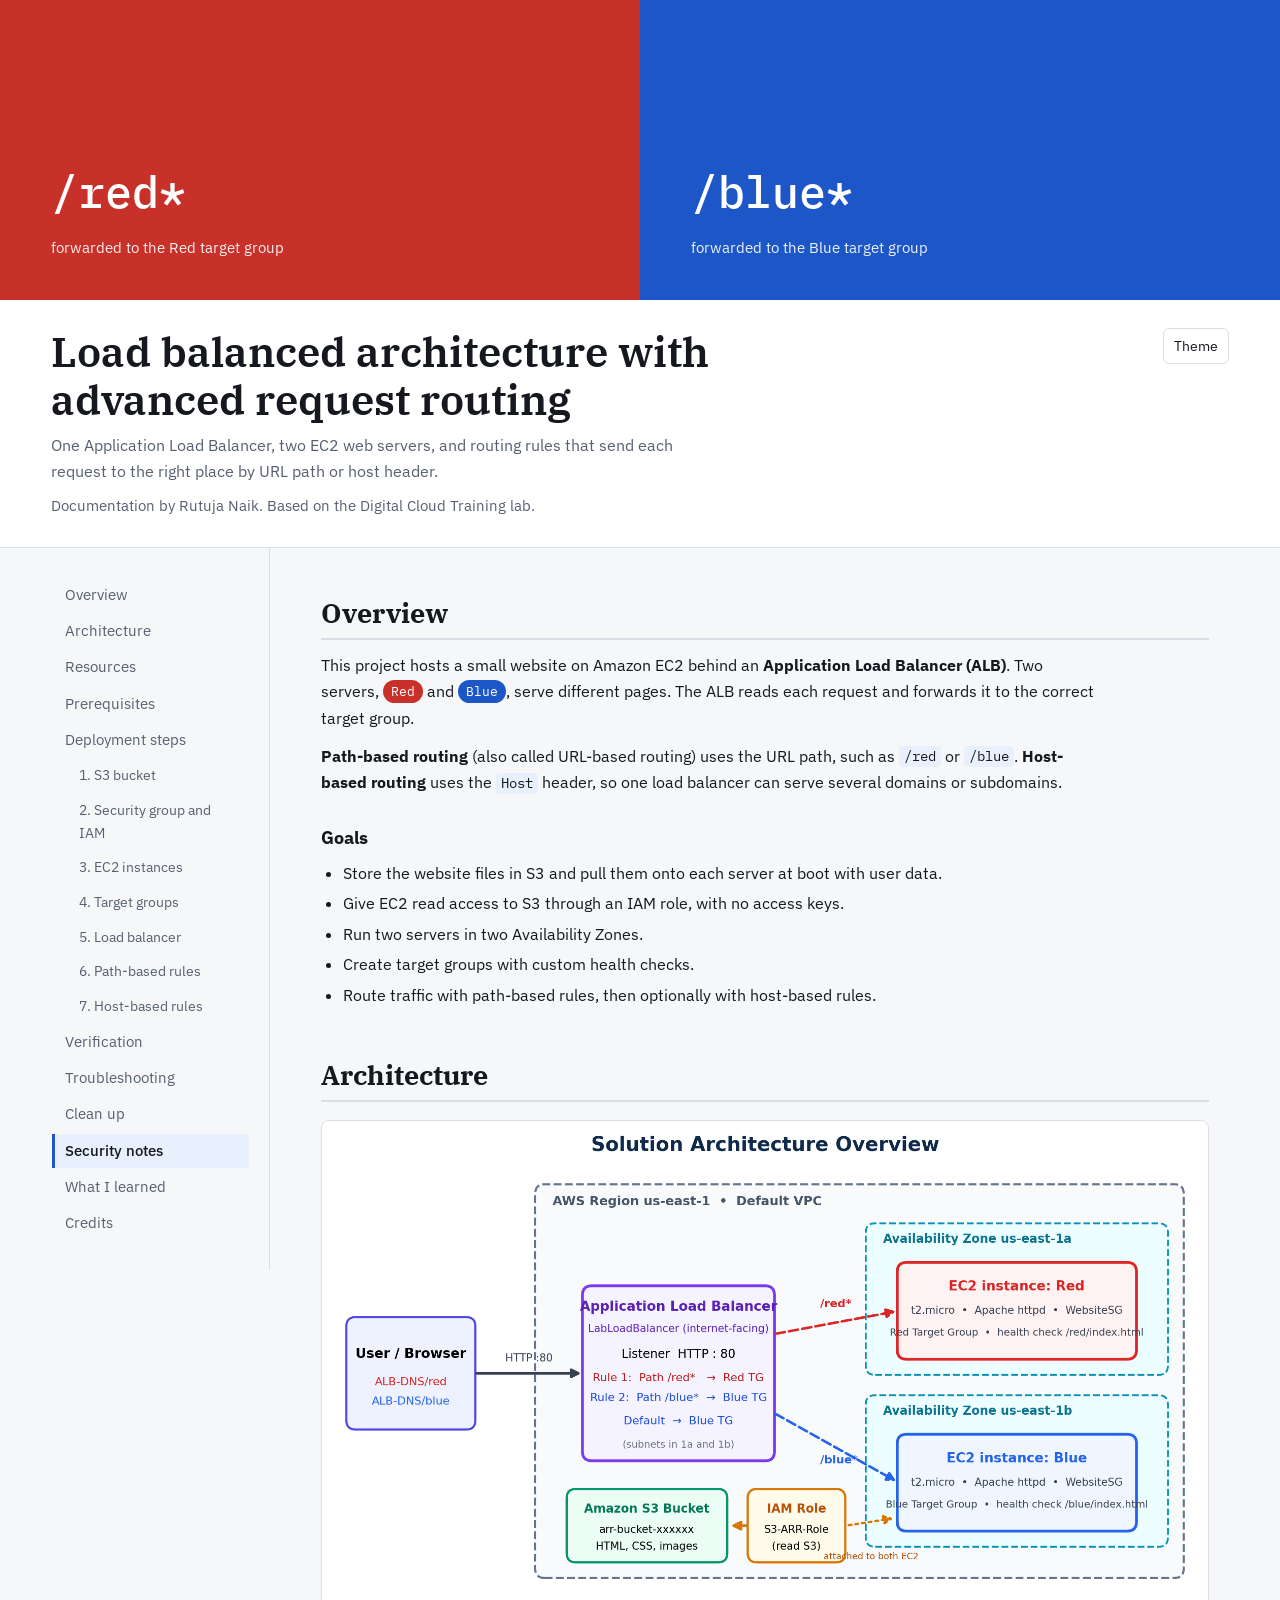
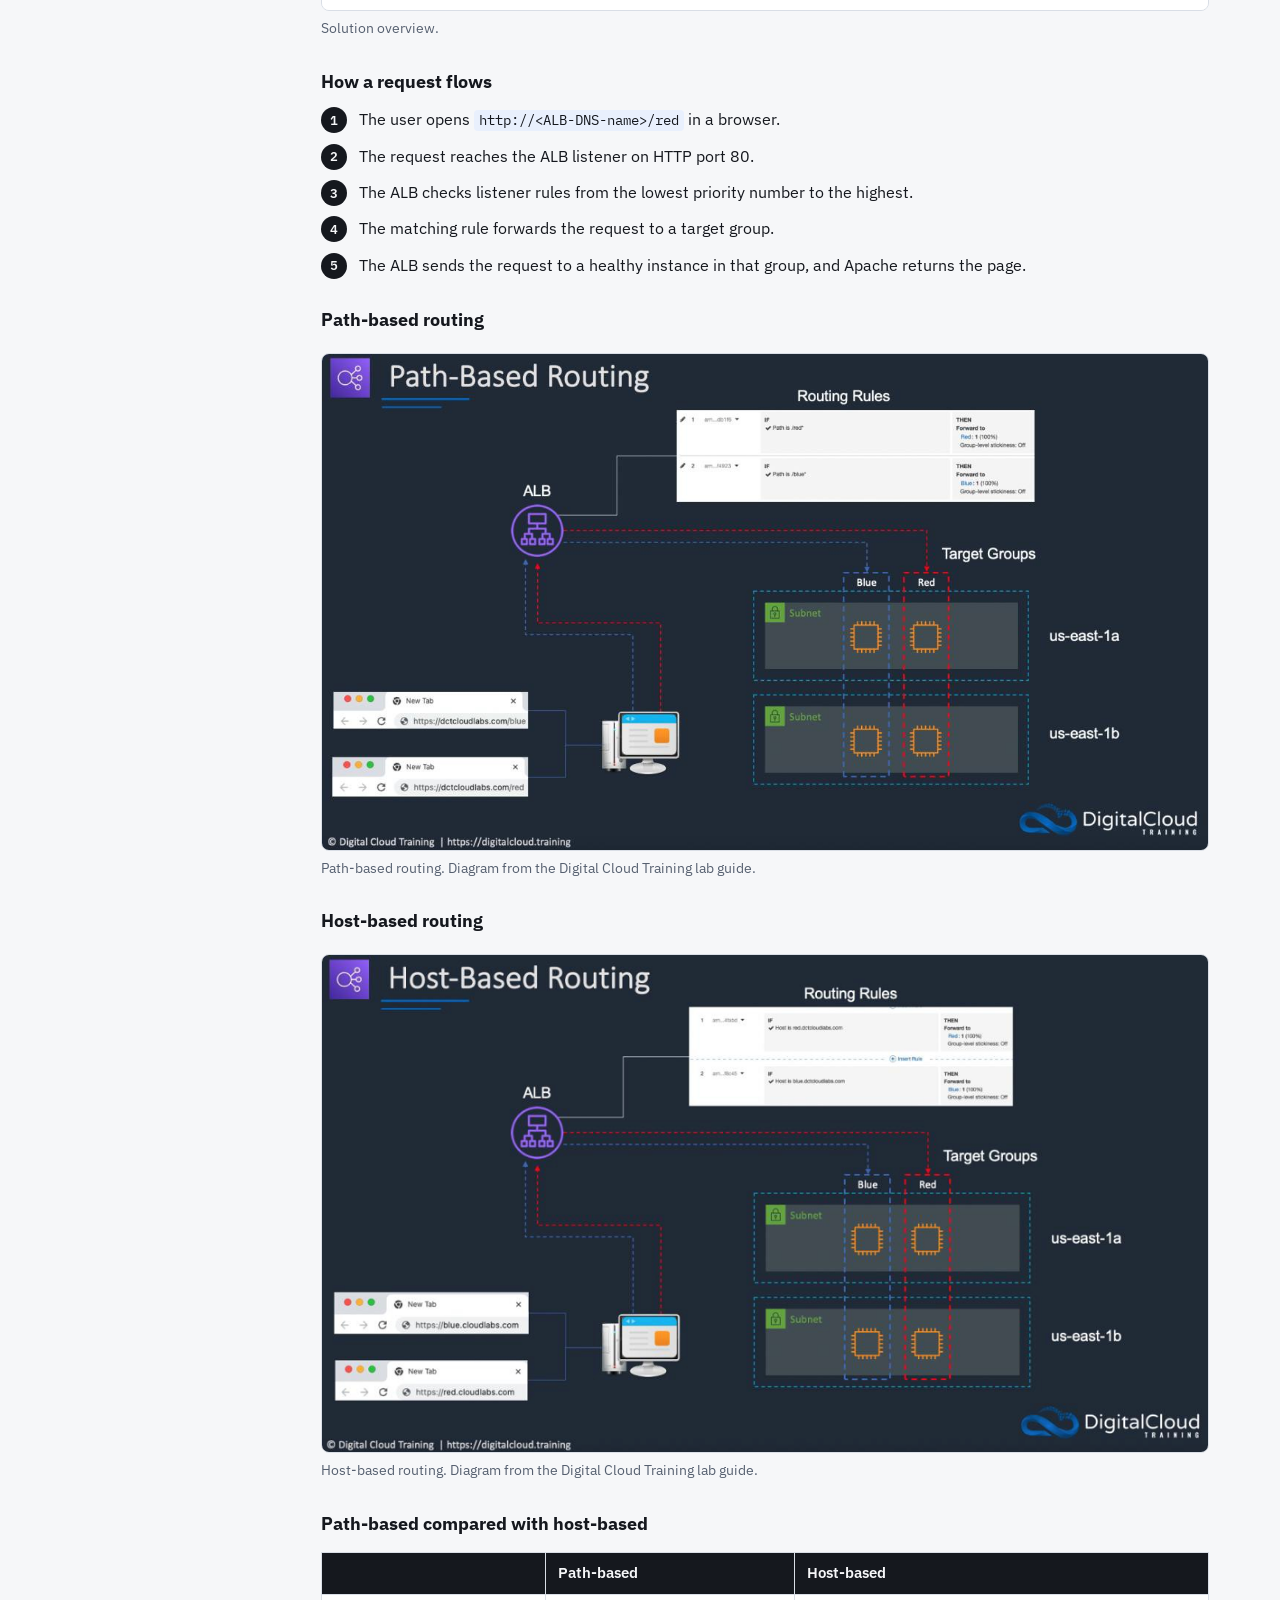
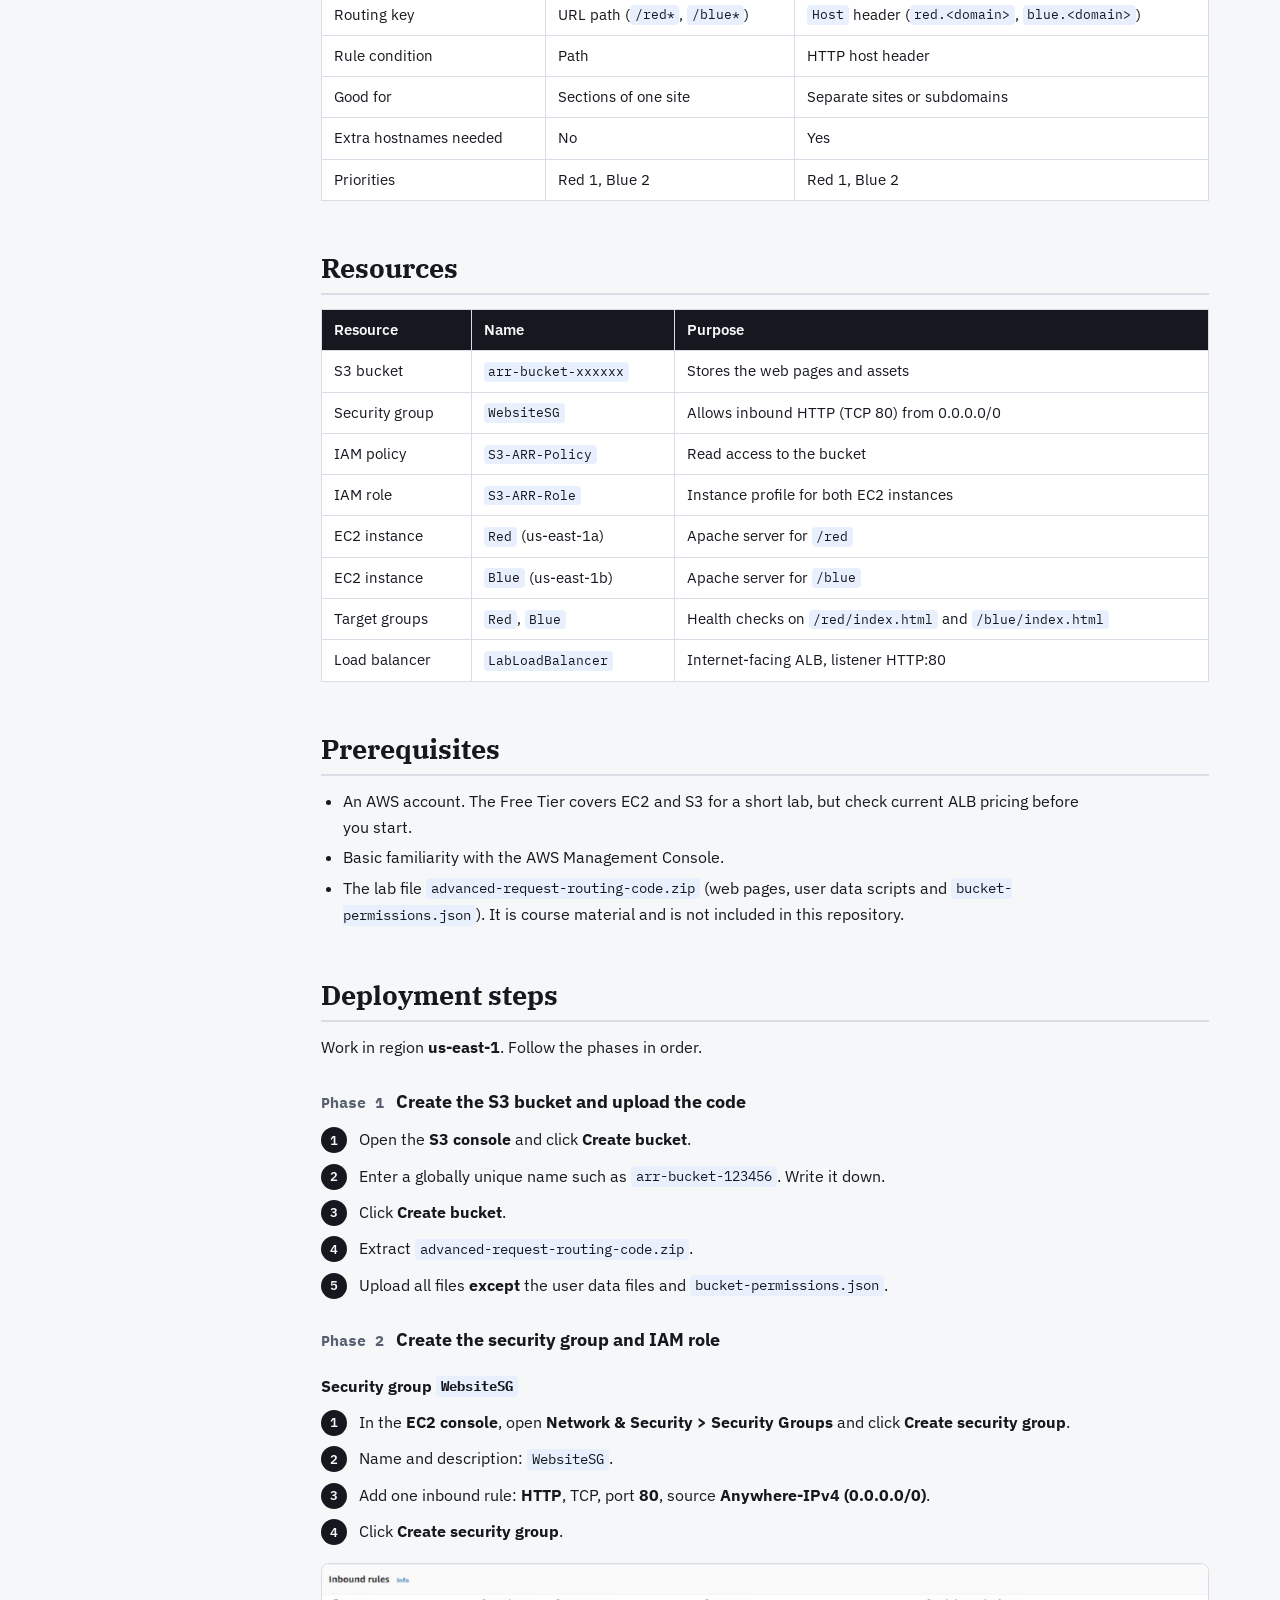
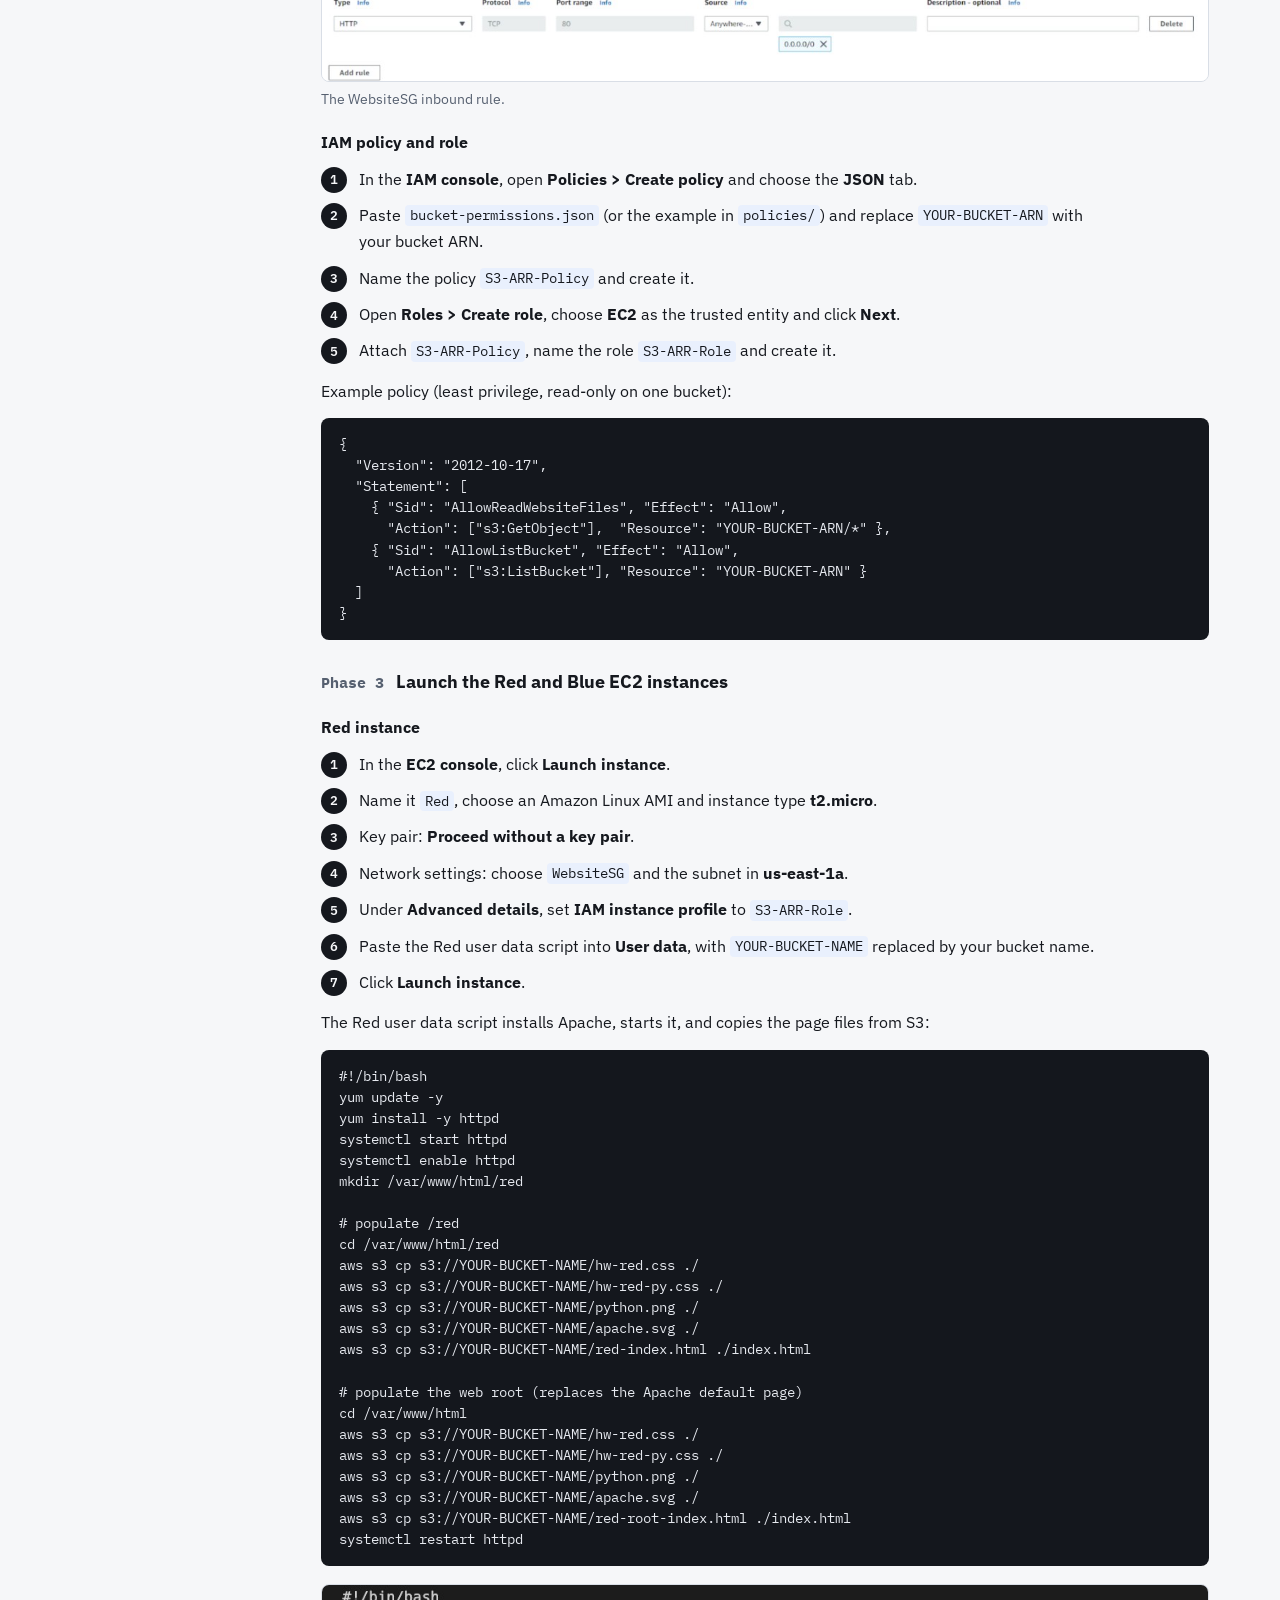
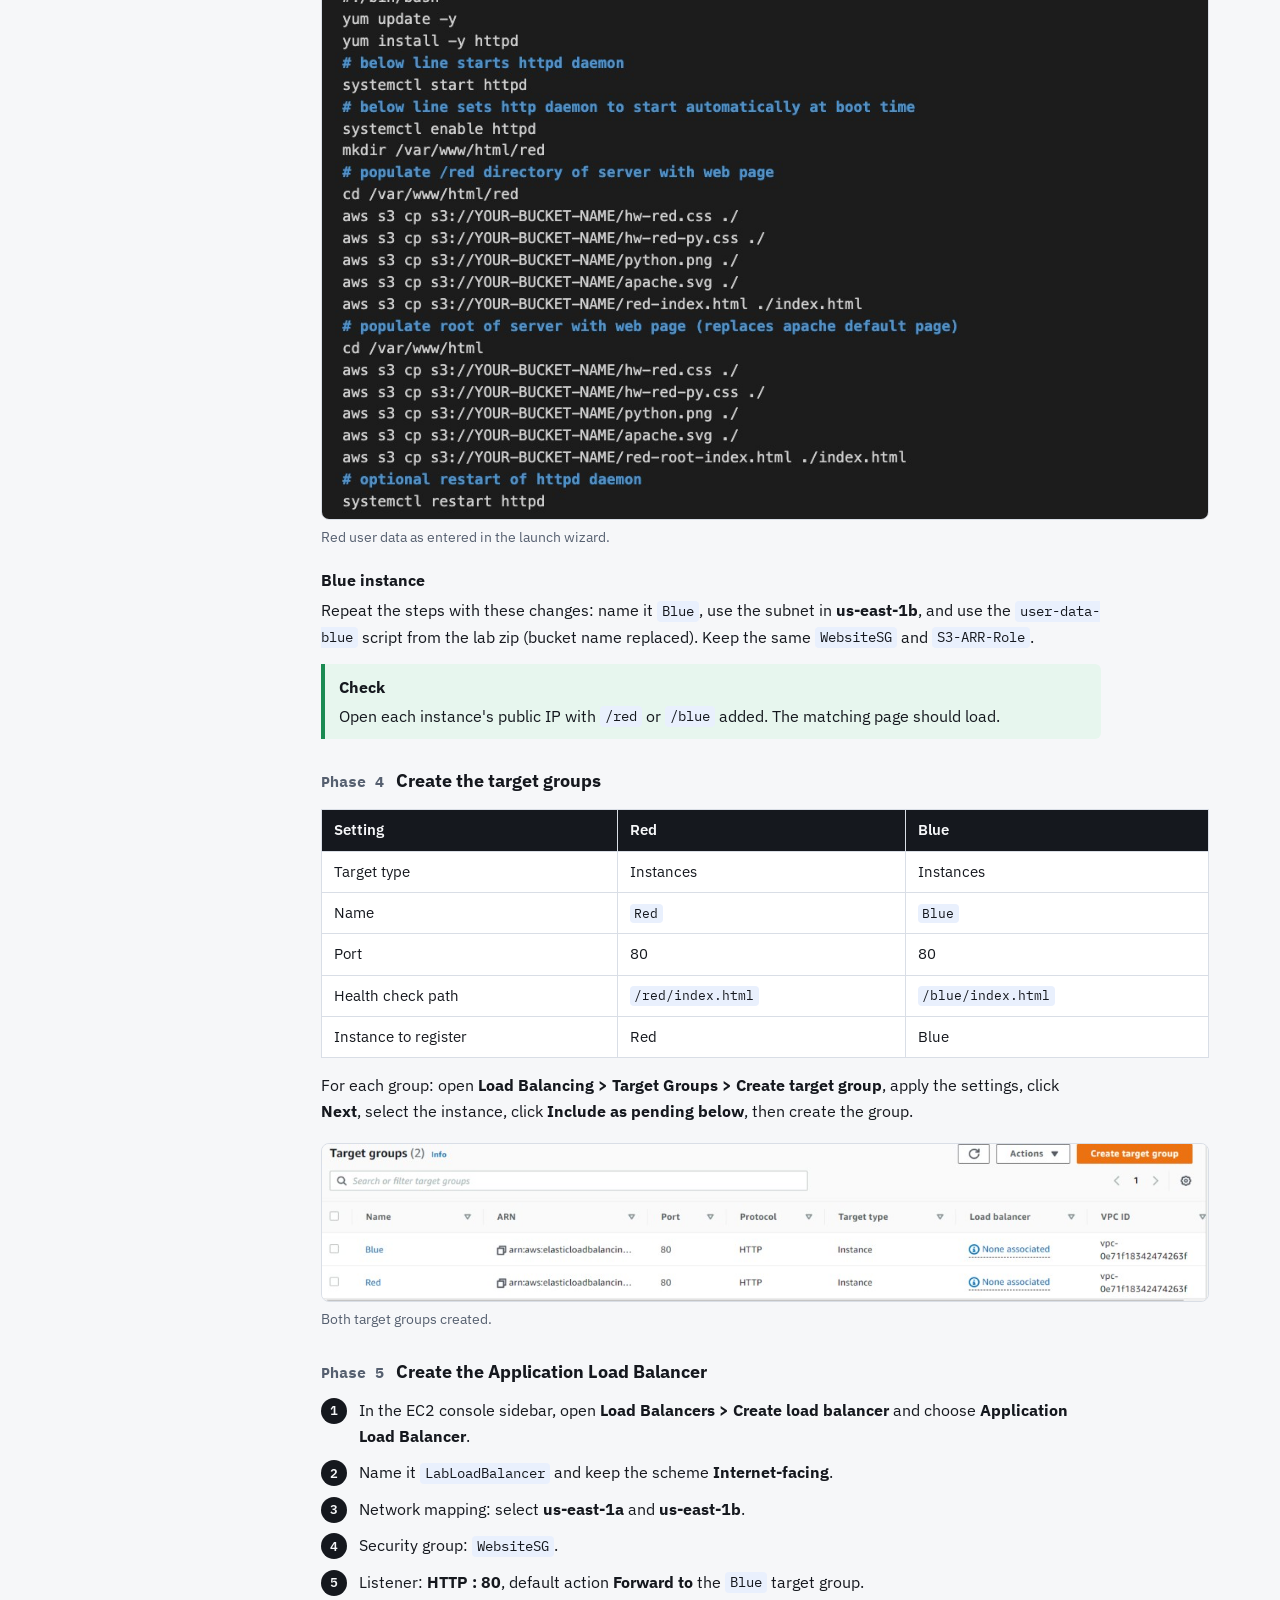
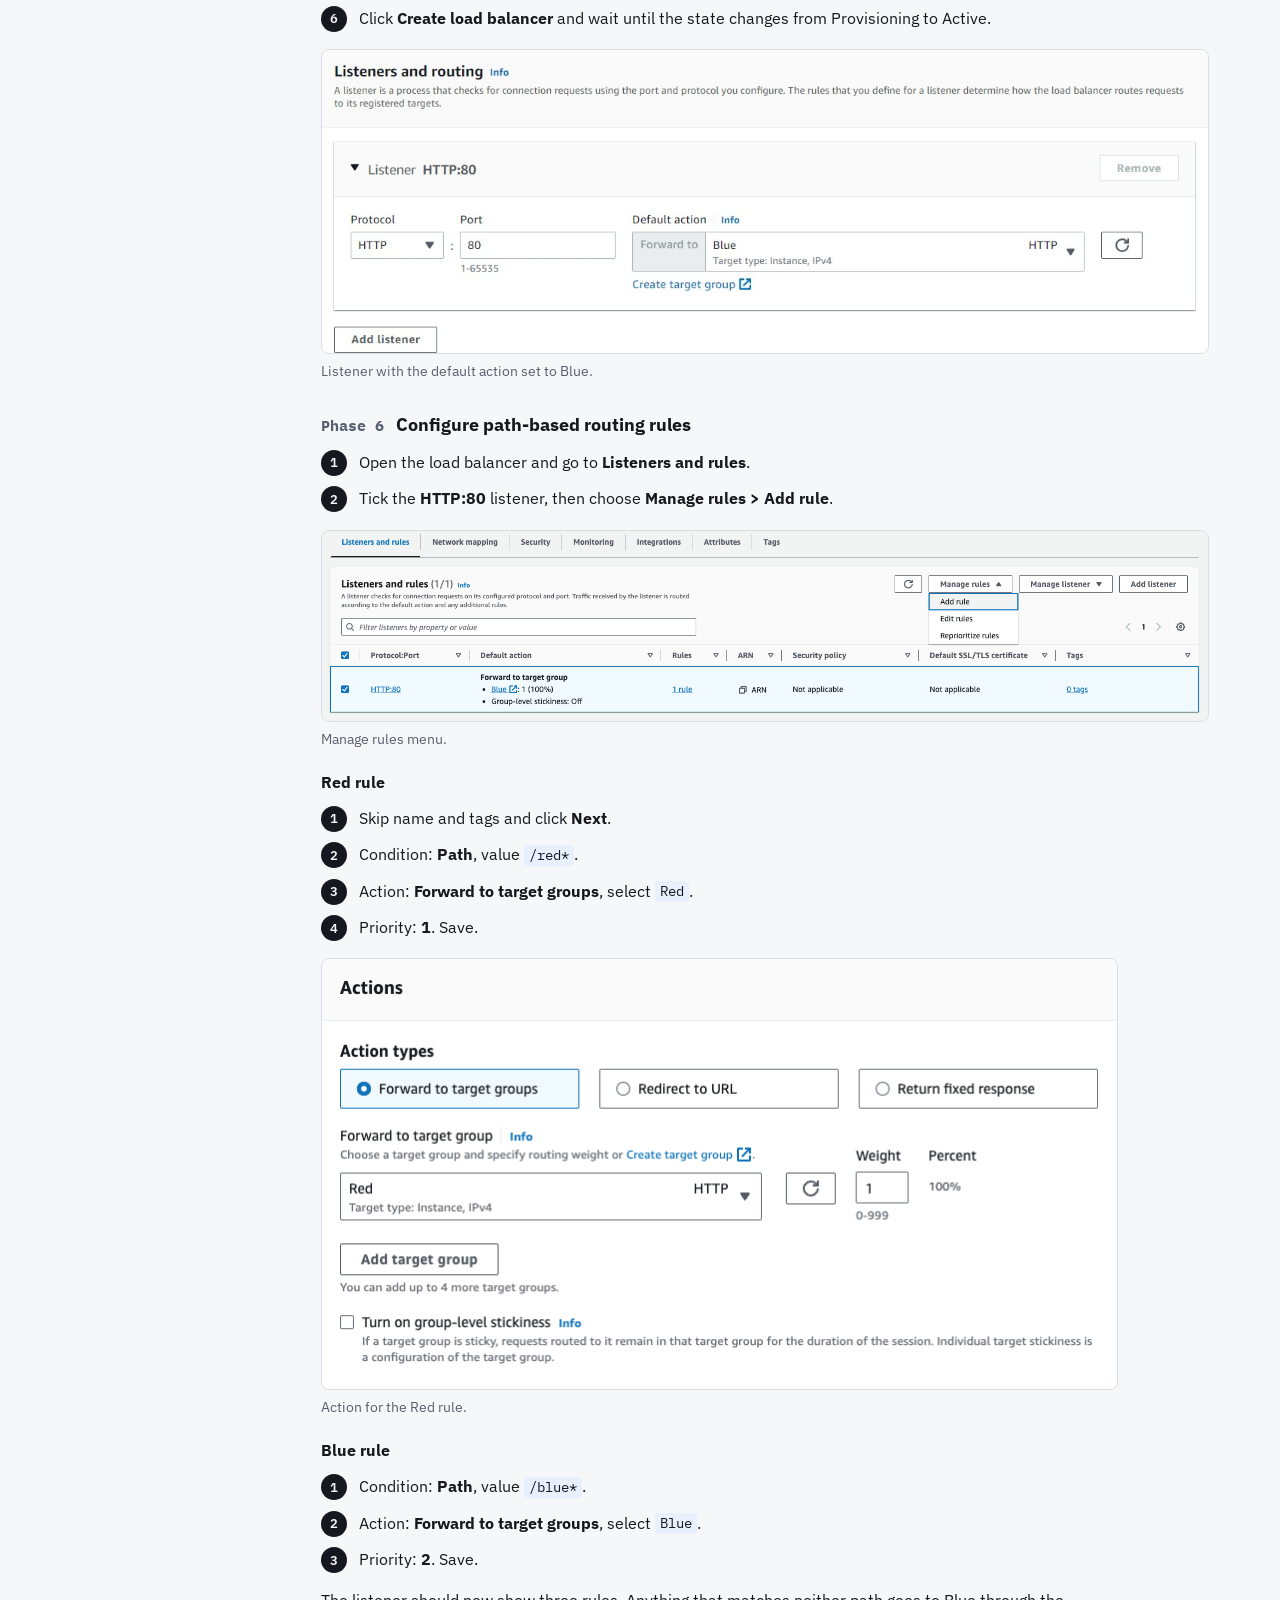
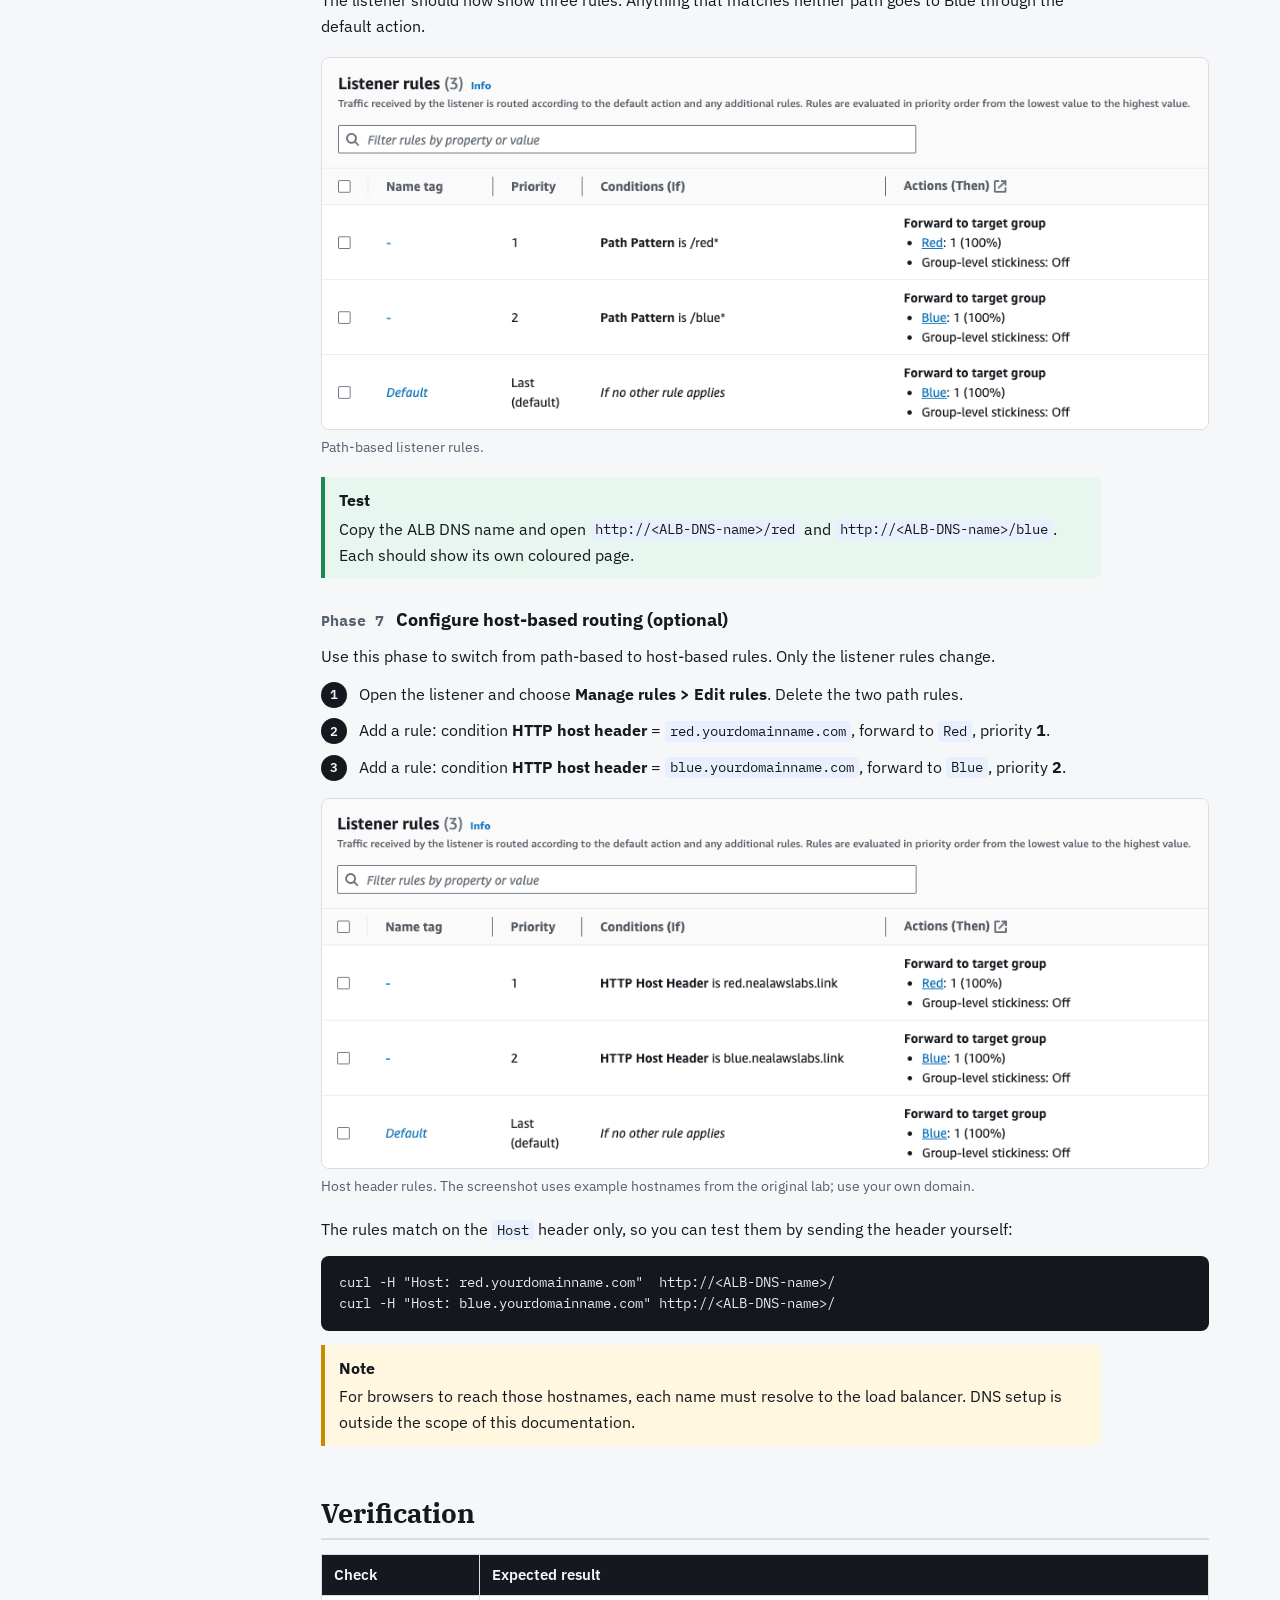
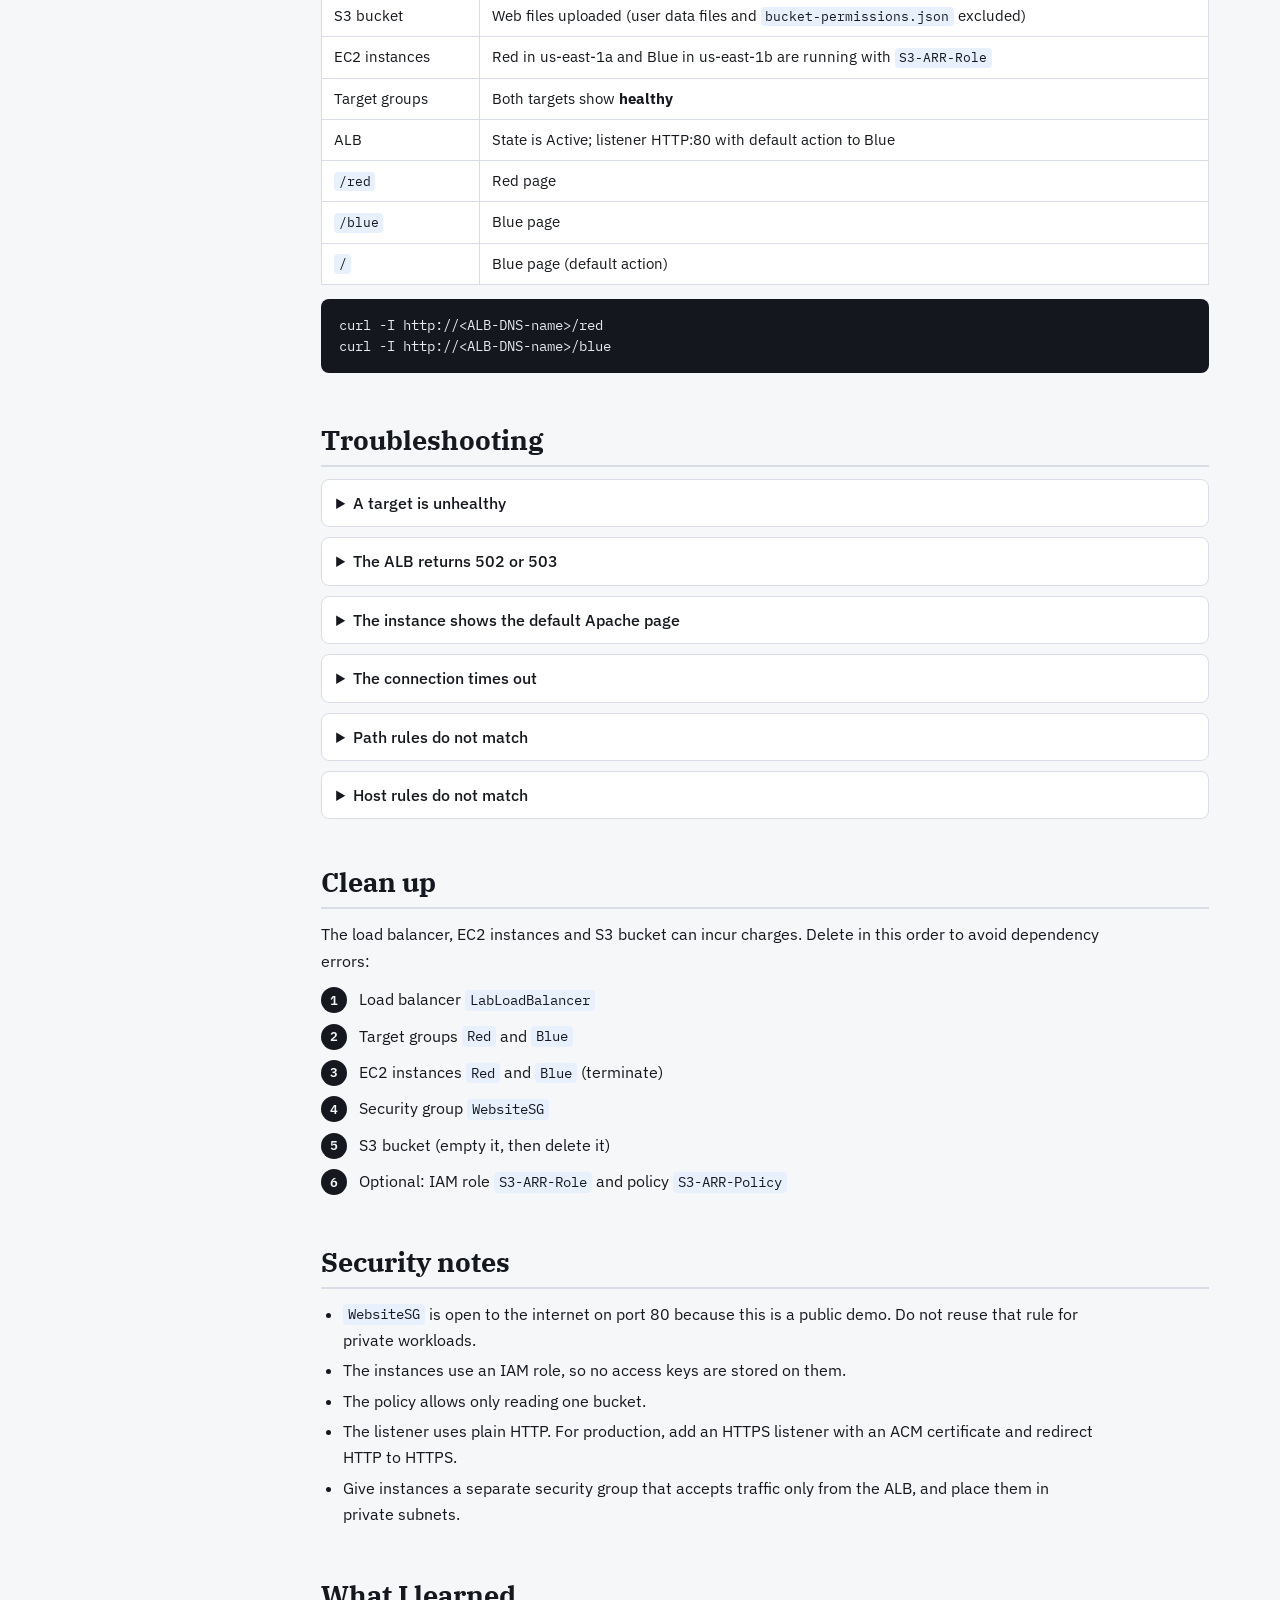
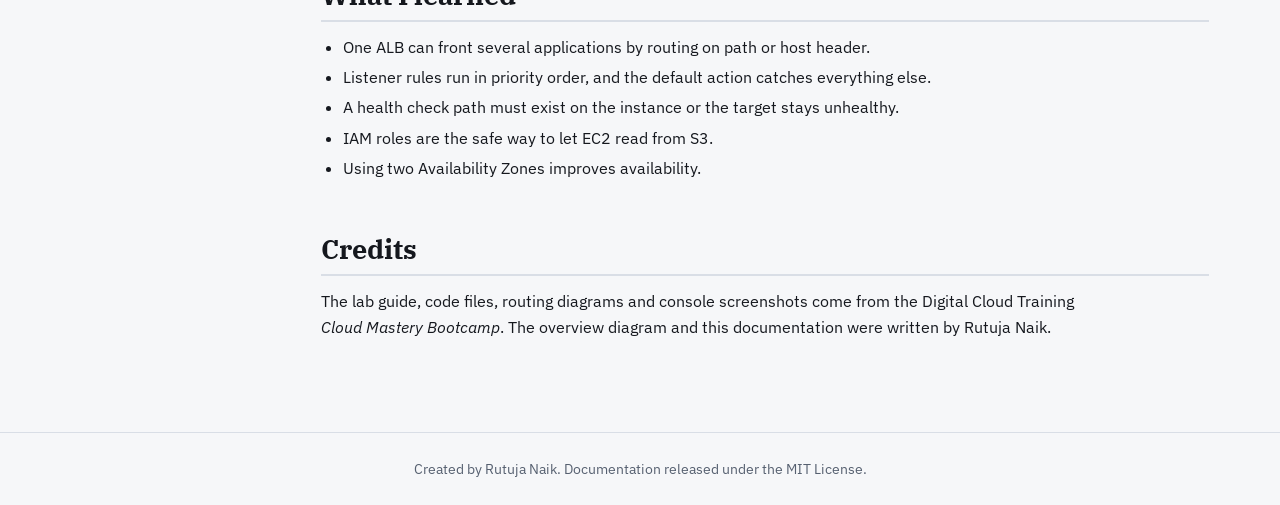
<file: docs/index.html>
<!DOCTYPE html>
<html lang="en">
<head>
<meta charset="utf-8">
<meta name="viewport" content="width=device-width, initial-scale=1">
<title>Load Balanced Architecture with Advanced Request Routing | AWS project documentation</title>
<meta name="description" content="Step-by-step documentation for an AWS project using an Application Load Balancer with path-based and host-based routing, EC2, S3 and IAM.">
<meta name="author" content="Rutuja Naik">
<link rel="preconnect" href="https://fonts.googleapis.com">
<link rel="preconnect" href="https://fonts.gstatic.com" crossorigin>
<link href="https://fonts.googleapis.com/css2?family=IBM+Plex+Mono:wght@400;500&family=IBM+Plex+Sans:wght@400;500;600&family=IBM+Plex+Serif:wght@500;600&display=swap" rel="stylesheet">
<style>
:root{
  --paper:#f6f7f9; --card:#ffffff; --ink:#15181e; --muted:#566070; --line:#d9dee6;
  --red:#c8302a; --red-soft:#fdeceb; --blue:#1d57c7; --blue-soft:#e9f0fd;
  --code-bg:#14171d; --code-ink:#e6e9ef; --note:#fff7e0; --note-line:#c98a00; --ok:#e7f6ee; --ok-line:#1b8a52;
  --sans:"IBM Plex Sans",system-ui,-apple-system,"Segoe UI",Roboto,Arial,sans-serif;
  --serif:"IBM Plex Serif",Georgia,"Times New Roman",serif;
  --mono:"IBM Plex Mono",ui-monospace,SFMono-Regular,Menlo,Consolas,monospace;
}
@media (prefers-color-scheme:dark){
  :root:not([data-theme="light"]){
    --paper:#0f1217; --card:#171b22; --ink:#e8ebf0; --muted:#9aa5b5; --line:#2a313c;
    --red:#ff6a5f; --red-soft:#2b1816; --blue:#6ea0ff; --blue-soft:#14203a;
    --code-bg:#0a0c10; --note:#2a2412; --note-line:#e0a63a; --ok:#10261b; --ok-line:#47c887;
  }
}
:root[data-theme="dark"]{
  --paper:#0f1217; --card:#171b22; --ink:#e8ebf0; --muted:#9aa5b5; --line:#2a313c;
  --red:#ff6a5f; --red-soft:#2b1816; --blue:#6ea0ff; --blue-soft:#14203a;
  --code-bg:#0a0c10; --note:#2a2412; --note-line:#e0a63a; --ok:#10261b; --ok-line:#47c887;
}
*{box-sizing:border-box}
html{scroll-behavior:smooth;scroll-padding-top:16px}
@media (prefers-reduced-motion:reduce){html{scroll-behavior:auto}}
body{margin:0;background:var(--paper);color:var(--ink);font-family:var(--sans);font-size:16px;line-height:1.65}
a{color:var(--blue)}
a:focus-visible,button:focus-visible,summary:focus-visible{outline:3px solid var(--blue);outline-offset:2px;border-radius:3px}
code{font-family:var(--mono);font-size:.88em;background:var(--blue-soft);padding:.1em .35em;border-radius:4px}
pre{background:var(--code-bg);color:var(--code-ink);padding:16px 18px;border-radius:8px;overflow-x:auto;font-family:var(--mono);font-size:.85rem;line-height:1.55;margin:14px 0}
pre code{background:none;padding:0;color:inherit;font-size:inherit}

/* hero */
.hero{display:grid;grid-template-columns:1fr 1fr;min-height:300px}
.hero .side{padding:40px clamp(20px,4vw,56px);display:flex;flex-direction:column;justify-content:flex-end;color:#fff}
.hero .red{background:#c8302a}.hero .blue{background:#1d57c7}
.hero .path{font-family:var(--mono);font-size:clamp(1.6rem,4vw,2.8rem);font-weight:500;margin:0}
.hero .to{margin:6px 0 0;font-size:.95rem;opacity:.92}
.titlebar{background:var(--card);border-bottom:1px solid var(--line);padding:28px clamp(20px,4vw,56px)}
.titlebar h1{font-family:var(--serif);font-weight:600;font-size:clamp(1.7rem,3.6vw,2.6rem);line-height:1.15;margin:0 0 8px;max-width:30ch}
.titlebar p{margin:0;color:var(--muted);max-width:68ch}
.titlebar .by{margin-top:10px;font-size:.92rem}
.theme{float:right;background:none;border:1px solid var(--line);color:var(--ink);border-radius:6px;padding:6px 10px;font:inherit;font-size:.85rem;cursor:pointer}

/* layout */
.wrap{display:grid;grid-template-columns:250px minmax(0,1fr);gap:0;max-width:1240px;margin:0 auto}
nav.toc{position:sticky;top:0;align-self:start;max-height:100vh;overflow:auto;padding:28px 20px 28px clamp(16px,3vw,32px);border-right:1px solid var(--line);font-size:.92rem}
nav.toc ol{list-style:none;margin:0;padding:0}
nav.toc li{margin:2px 0}
nav.toc a{display:block;padding:5px 10px;color:var(--muted);text-decoration:none;border-left:3px solid transparent;border-radius:0 4px 4px 0}
nav.toc a:hover{color:var(--ink);background:var(--blue-soft)}
nav.toc a.active{color:var(--ink);border-left-color:var(--blue);background:var(--blue-soft);font-weight:500}
nav.toc .sub a{padding-left:24px;font-size:.86rem}
main{padding:12px clamp(18px,4vw,56px) 80px;min-width:0}
section{padding-top:36px}
h2{font-family:var(--serif);font-size:1.7rem;line-height:1.25;margin:0 0 12px;padding-bottom:8px;border-bottom:2px solid var(--line)}
h3{font-size:1.15rem;margin:26px 0 8px}
h4{font-size:1rem;margin:18px 0 4px}
p{margin:0 0 12px;max-width:78ch}
ul,ol.steps{padding-left:22px;margin:0 0 14px;max-width:78ch}
li{margin:4px 0}
ol.steps{counter-reset:s;list-style:none;padding-left:0}
ol.steps>li{counter-increment:s;position:relative;padding-left:38px;margin:10px 0}
ol.steps>li::before{content:counter(s);position:absolute;left:0;top:1px;width:26px;height:26px;border-radius:50%;background:var(--ink);color:var(--paper);font-size:.8rem;font-weight:600;display:grid;place-items:center}
figure{margin:18px 0}
figure img{max-width:100%;height:auto;border:1px solid var(--line);border-radius:8px;background:#fff;display:block}
figcaption{font-size:.86rem;color:var(--muted);margin-top:6px}
.scroll{overflow-x:auto;margin:14px 0}
table{border-collapse:collapse;width:100%;font-size:.92rem;background:var(--card)}
th,td{border:1px solid var(--line);padding:8px 12px;text-align:left;vertical-align:top}
th{background:var(--ink);color:var(--paper);font-weight:600}
.callout{border-left:4px solid var(--note-line);background:var(--note);padding:10px 14px;border-radius:0 6px 6px 0;margin:14px 0;max-width:78ch}
.callout.ok{border-color:var(--ok-line);background:var(--ok)}
.callout strong:first-child{display:block;margin-bottom:2px}
.tag{display:inline-block;font-family:var(--mono);font-size:.8rem;padding:1px 8px;border-radius:99px;color:#fff;vertical-align:1px}
.tag.red{background:var(--red)}.tag.blue{background:var(--blue)}
.phase{display:flex;align-items:baseline;gap:12px}
.phase .n{font-family:var(--mono);color:var(--muted);font-size:.95rem;white-space:nowrap}
details{border:1px solid var(--line);border-radius:8px;background:var(--card);margin:10px 0}
summary{cursor:pointer;padding:10px 14px;font-weight:500}
details>div{padding:0 14px 8px}
footer{border-top:1px solid var(--line);padding:24px clamp(18px,4vw,56px);color:var(--muted);font-size:.9rem;text-align:center}
.skip{position:absolute;left:-999px}.skip:focus{left:8px;top:8px;background:var(--card);padding:8px 12px;z-index:10}

@media (max-width:860px){
  .wrap{grid-template-columns:1fr}
  nav.toc{position:static;max-height:none;border-right:0;border-bottom:1px solid var(--line);padding:16px}
  nav.toc ol{display:flex;flex-wrap:wrap;gap:4px}
  nav.toc .sub{display:none}
  nav.toc a{border:1px solid var(--line);border-radius:99px;padding:4px 12px}
  .hero{grid-template-columns:1fr;min-height:0}
  .hero .side{padding-top:22px;padding-bottom:22px}
}
@media print{nav.toc,.theme,.hero{display:none}.wrap{display:block}pre{white-space:pre-wrap}}
</style>
</head>
<body>
<a class="skip" href="#overview">Skip to content</a>

<header>
  <div class="hero" aria-hidden="true">
    <div class="side red"><p class="path">/red*</p><p class="to">forwarded to the Red target group</p></div>
    <div class="side blue"><p class="path">/blue*</p><p class="to">forwarded to the Blue target group</p></div>
  </div>
  <div class="titlebar">
    <button class="theme" id="theme" type="button" aria-label="Toggle light and dark theme">Theme</button>
    <h1>Load balanced architecture with advanced request routing</h1>
    <p>One Application Load Balancer, two EC2 web servers, and routing rules that send each request to the right place by URL path or host header.</p>
    <p class="by">Documentation by Rutuja Naik. Based on the Digital Cloud Training lab.</p>
  </div>
</header>

<div class="wrap">
<nav class="toc" aria-label="Table of contents">
<ol>
  <li><a href="#overview">Overview</a></li>
  <li><a href="#architecture">Architecture</a></li>
  <li><a href="#resources">Resources</a></li>
  <li><a href="#prereq">Prerequisites</a></li>
  <li><a href="#deploy">Deployment steps</a></li>
  <li class="sub"><a href="#p1">1. S3 bucket</a></li>
  <li class="sub"><a href="#p2">2. Security group and IAM</a></li>
  <li class="sub"><a href="#p3">3. EC2 instances</a></li>
  <li class="sub"><a href="#p4">4. Target groups</a></li>
  <li class="sub"><a href="#p5">5. Load balancer</a></li>
  <li class="sub"><a href="#p6">6. Path-based rules</a></li>
  <li class="sub"><a href="#p7">7. Host-based rules</a></li>
  <li><a href="#verify">Verification</a></li>
  <li><a href="#troubleshoot">Troubleshooting</a></li>
  <li><a href="#cleanup">Clean up</a></li>
  <li><a href="#security">Security notes</a></li>
  <li><a href="#learned">What I learned</a></li>
  <li><a href="#credits">Credits</a></li>
</ol>
</nav>

<main>
<section id="overview">
  <h2>Overview</h2>
  <p>This project hosts a small website on Amazon EC2 behind an <strong>Application Load Balancer (ALB)</strong>. Two servers, <span class="tag red">Red</span> and <span class="tag blue">Blue</span>, serve different pages. The ALB reads each request and forwards it to the correct target group.</p>
  <p><strong>Path-based routing</strong> (also called URL-based routing) uses the URL path, such as <code>/red</code> or <code>/blue</code>. <strong>Host-based routing</strong> uses the <code>Host</code> header, so one load balancer can serve several domains or subdomains.</p>
  <h3>Goals</h3>
  <ul>
    <li>Store the website files in S3 and pull them onto each server at boot with user data.</li>
    <li>Give EC2 read access to S3 through an IAM role, with no access keys.</li>
    <li>Run two servers in two Availability Zones.</li>
    <li>Create target groups with custom health checks.</li>
    <li>Route traffic with path-based rules, then optionally with host-based rules.</li>
  </ul>
</section>

<section id="architecture">
  <h2>Architecture</h2>
  <figure><img src="images/architecture-overview.png" alt="Solution architecture: a user reaches the Application Load Balancer, which forwards /red* to the Red instance in us-east-1a and /blue* to the Blue instance in us-east-1b. An S3 bucket and an IAM role support the instances." width="1745" height="964"><figcaption>Solution overview.</figcaption></figure>

  <h3>How a request flows</h3>
  <ol class="steps">
    <li>The user opens <code>http://&lt;ALB-DNS-name&gt;/red</code> in a browser.</li>
    <li>The request reaches the ALB listener on HTTP port 80.</li>
    <li>The ALB checks listener rules from the lowest priority number to the highest.</li>
    <li>The matching rule forwards the request to a target group.</li>
    <li>The ALB sends the request to a healthy instance in that group, and Apache returns the page.</li>
  </ol>

  <h3>Path-based routing</h3>
  <figure><img src="images/path-based-routing.png" alt="Diagram of path-based routing: /red goes to the Red target group and /blue goes to the Blue target group across two Availability Zones." width="1203" height="674"><figcaption>Path-based routing. Diagram from the Digital Cloud Training lab guide.</figcaption></figure>

  <h3>Host-based routing</h3>
  <figure><img src="images/host-based-routing.png" alt="Diagram of host-based routing: red and blue subdomains are routed to the Red and Blue target groups." width="981" height="551"><figcaption>Host-based routing. Diagram from the Digital Cloud Training lab guide.</figcaption></figure>

  <h3>Path-based compared with host-based</h3>
  <div class="scroll"><table>
    <thead><tr><th></th><th>Path-based</th><th>Host-based</th></tr></thead>
    <tbody>
      <tr><td>Routing key</td><td>URL path (<code>/red*</code>, <code>/blue*</code>)</td><td><code>Host</code> header (<code>red.&lt;domain&gt;</code>, <code>blue.&lt;domain&gt;</code>)</td></tr>
      <tr><td>Rule condition</td><td>Path</td><td>HTTP host header</td></tr>
      <tr><td>Good for</td><td>Sections of one site</td><td>Separate sites or subdomains</td></tr>
      <tr><td>Extra hostnames needed</td><td>No</td><td>Yes</td></tr>
      <tr><td>Priorities</td><td>Red 1, Blue 2</td><td>Red 1, Blue 2</td></tr>
    </tbody>
  </table></div>
</section>

<section id="resources">
  <h2>Resources</h2>
  <div class="scroll"><table>
    <thead><tr><th>Resource</th><th>Name</th><th>Purpose</th></tr></thead>
    <tbody>
      <tr><td>S3 bucket</td><td><code>arr-bucket-xxxxxx</code></td><td>Stores the web pages and assets</td></tr>
      <tr><td>Security group</td><td><code>WebsiteSG</code></td><td>Allows inbound HTTP (TCP 80) from 0.0.0.0/0</td></tr>
      <tr><td>IAM policy</td><td><code>S3-ARR-Policy</code></td><td>Read access to the bucket</td></tr>
      <tr><td>IAM role</td><td><code>S3-ARR-Role</code></td><td>Instance profile for both EC2 instances</td></tr>
      <tr><td>EC2 instance</td><td><code>Red</code> (us-east-1a)</td><td>Apache server for <code>/red</code></td></tr>
      <tr><td>EC2 instance</td><td><code>Blue</code> (us-east-1b)</td><td>Apache server for <code>/blue</code></td></tr>
      <tr><td>Target groups</td><td><code>Red</code>, <code>Blue</code></td><td>Health checks on <code>/red/index.html</code> and <code>/blue/index.html</code></td></tr>
      <tr><td>Load balancer</td><td><code>LabLoadBalancer</code></td><td>Internet-facing ALB, listener HTTP:80</td></tr>
    </tbody>
  </table></div>
</section>

<section id="prereq">
  <h2>Prerequisites</h2>
  <ul>
    <li>An AWS account. The Free Tier covers EC2 and S3 for a short lab, but check current ALB pricing before you start.</li>
    <li>Basic familiarity with the AWS Management Console.</li>
    <li>The lab file <code>advanced-request-routing-code.zip</code> (web pages, user data scripts and <code>bucket-permissions.json</code>). It is course material and is not included in this repository.</li>
  </ul>
</section>

<section id="deploy">
  <h2>Deployment steps</h2>
  <p>Work in region <strong>us-east-1</strong>. Follow the phases in order.</p>

  <h3 id="p1" class="phase"><span class="n">Phase 1</span> Create the S3 bucket and upload the code</h3>
  <ol class="steps">
    <li>Open the <strong>S3 console</strong> and click <strong>Create bucket</strong>.</li>
    <li>Enter a globally unique name such as <code>arr-bucket-123456</code>. Write it down.</li>
    <li>Click <strong>Create bucket</strong>.</li>
    <li>Extract <code>advanced-request-routing-code.zip</code>.</li>
    <li>Upload all files <strong>except</strong> the user data files and <code>bucket-permissions.json</code>.</li>
  </ol>

  <h3 id="p2" class="phase"><span class="n">Phase 2</span> Create the security group and IAM role</h3>
  <h4>Security group <code>WebsiteSG</code></h4>
  <ol class="steps">
    <li>In the <strong>EC2 console</strong>, open <strong>Network &amp; Security &gt; Security Groups</strong> and click <strong>Create security group</strong>.</li>
    <li>Name and description: <code>WebsiteSG</code>.</li>
    <li>Add one inbound rule: <strong>HTTP</strong>, TCP, port <strong>80</strong>, source <strong>Anywhere-IPv4 (0.0.0.0/0)</strong>.</li>
    <li>Click <strong>Create security group</strong>.</li>
  </ol>
  <figure><img src="images/security-group-rule.png" alt="Security group inbound rule: HTTP, TCP, port 80, source 0.0.0.0/0." width="1247" height="166"><figcaption>The WebsiteSG inbound rule.</figcaption></figure>

  <h4>IAM policy and role</h4>
  <ol class="steps">
    <li>In the <strong>IAM console</strong>, open <strong>Policies &gt; Create policy</strong> and choose the <strong>JSON</strong> tab.</li>
    <li>Paste <code>bucket-permissions.json</code> (or the example in <code>policies/</code>) and replace <code>YOUR-BUCKET-ARN</code> with your bucket ARN.</li>
    <li>Name the policy <code>S3-ARR-Policy</code> and create it.</li>
    <li>Open <strong>Roles &gt; Create role</strong>, choose <strong>EC2</strong> as the trusted entity and click <strong>Next</strong>.</li>
    <li>Attach <code>S3-ARR-Policy</code>, name the role <code>S3-ARR-Role</code> and create it.</li>
  </ol>
  <p>Example policy (least privilege, read-only on one bucket):</p>
<pre><code>{
  "Version": "2012-10-17",
  "Statement": [
    { "Sid": "AllowReadWebsiteFiles", "Effect": "Allow",
      "Action": ["s3:GetObject"],  "Resource": "YOUR-BUCKET-ARN/*" },
    { "Sid": "AllowListBucket", "Effect": "Allow",
      "Action": ["s3:ListBucket"], "Resource": "YOUR-BUCKET-ARN" }
  ]
}</code></pre>

  <h3 id="p3" class="phase"><span class="n">Phase 3</span> Launch the Red and Blue EC2 instances</h3>
  <h4>Red instance</h4>
  <ol class="steps">
    <li>In the <strong>EC2 console</strong>, click <strong>Launch instance</strong>.</li>
    <li>Name it <code>Red</code>, choose an Amazon Linux AMI and instance type <strong>t2.micro</strong>.</li>
    <li>Key pair: <strong>Proceed without a key pair</strong>.</li>
    <li>Network settings: choose <code>WebsiteSG</code> and the subnet in <strong>us-east-1a</strong>.</li>
    <li>Under <strong>Advanced details</strong>, set <strong>IAM instance profile</strong> to <code>S3-ARR-Role</code>.</li>
    <li>Paste the Red user data script into <strong>User data</strong>, with <code>YOUR-BUCKET-NAME</code> replaced by your bucket name.</li>
    <li>Click <strong>Launch instance</strong>.</li>
  </ol>
  <p>The Red user data script installs Apache, starts it, and copies the page files from S3:</p>
<pre><code>#!/bin/bash
yum update -y
yum install -y httpd
systemctl start httpd
systemctl enable httpd
mkdir /var/www/html/red

# populate /red
cd /var/www/html/red
aws s3 cp s3://YOUR-BUCKET-NAME/hw-red.css ./
aws s3 cp s3://YOUR-BUCKET-NAME/hw-red-py.css ./
aws s3 cp s3://YOUR-BUCKET-NAME/python.png ./
aws s3 cp s3://YOUR-BUCKET-NAME/apache.svg ./
aws s3 cp s3://YOUR-BUCKET-NAME/red-index.html ./index.html

# populate the web root (replaces the Apache default page)
cd /var/www/html
aws s3 cp s3://YOUR-BUCKET-NAME/hw-red.css ./
aws s3 cp s3://YOUR-BUCKET-NAME/hw-red-py.css ./
aws s3 cp s3://YOUR-BUCKET-NAME/python.png ./
aws s3 cp s3://YOUR-BUCKET-NAME/apache.svg ./
aws s3 cp s3://YOUR-BUCKET-NAME/red-root-index.html ./index.html
systemctl restart httpd</code></pre>
  <figure><img src="images/user-data-red.png" alt="The Red user data script as entered in the EC2 launch wizard." width="1046" height="631"><figcaption>Red user data as entered in the launch wizard.</figcaption></figure>
  <h4>Blue instance</h4>
  <p>Repeat the steps with these changes: name it <code>Blue</code>, use the subnet in <strong>us-east-1b</strong>, and use the <code>user-data-blue</code> script from the lab zip (bucket name replaced). Keep the same <code>WebsiteSG</code> and <code>S3-ARR-Role</code>.</p>
  <div class="callout ok"><strong>Check</strong>Open each instance's public IP with <code>/red</code> or <code>/blue</code> added. The matching page should load.</div>

  <h3 id="p4" class="phase"><span class="n">Phase 4</span> Create the target groups</h3>
  <div class="scroll"><table>
    <thead><tr><th>Setting</th><th>Red</th><th>Blue</th></tr></thead>
    <tbody>
      <tr><td>Target type</td><td>Instances</td><td>Instances</td></tr>
      <tr><td>Name</td><td><code>Red</code></td><td><code>Blue</code></td></tr>
      <tr><td>Port</td><td>80</td><td>80</td></tr>
      <tr><td>Health check path</td><td><code>/red/index.html</code></td><td><code>/blue/index.html</code></td></tr>
      <tr><td>Instance to register</td><td>Red</td><td>Blue</td></tr>
    </tbody>
  </table></div>
  <p>For each group: open <strong>Load Balancing &gt; Target Groups &gt; Create target group</strong>, apply the settings, click <strong>Next</strong>, select the instance, click <strong>Include as pending below</strong>, then create the group.</p>
  <figure><img src="images/target-groups.png" alt="The Red and Blue target groups listed with protocol HTTP, port 80 and target type Instance." width="1203" height="213"><figcaption>Both target groups created.</figcaption></figure>

  <h3 id="p5" class="phase"><span class="n">Phase 5</span> Create the Application Load Balancer</h3>
  <ol class="steps">
    <li>In the EC2 console sidebar, open <strong>Load Balancers &gt; Create load balancer</strong> and choose <strong>Application Load Balancer</strong>.</li>
    <li>Name it <code>LabLoadBalancer</code> and keep the scheme <strong>Internet-facing</strong>.</li>
    <li>Network mapping: select <strong>us-east-1a</strong> and <strong>us-east-1b</strong>.</li>
    <li>Security group: <code>WebsiteSG</code>.</li>
    <li>Listener: <strong>HTTP : 80</strong>, default action <strong>Forward to</strong> the <code>Blue</code> target group.</li>
    <li>Click <strong>Create load balancer</strong> and wait until the state changes from Provisioning to Active.</li>
  </ol>
  <figure><img src="images/listener-default-action.png" alt="Listener HTTP port 80 with default action forwarding to the Blue target group." width="1177" height="402"><figcaption>Listener with the default action set to Blue.</figcaption></figure>

  <h3 id="p6" class="phase"><span class="n">Phase 6</span> Configure path-based routing rules</h3>
  <ol class="steps">
    <li>Open the load balancer and go to <strong>Listeners and rules</strong>.</li>
    <li>Tick the <strong>HTTP:80</strong> listener, then choose <strong>Manage rules &gt; Add rule</strong>.</li>
  </ol>
  <figure><img src="images/manage-rules-menu.png" alt="The Manage rules menu on the HTTP:80 listener with Add rule highlighted." width="1617" height="347"><figcaption>Manage rules menu.</figcaption></figure>
  <h4>Red rule</h4>
  <ol class="steps">
    <li>Skip name and tags and click <strong>Next</strong>.</li>
    <li>Condition: <strong>Path</strong>, value <code>/red*</code>.</li>
    <li>Action: <strong>Forward to target groups</strong>, select <code>Red</code>.</li>
    <li>Priority: <strong>1</strong>. Save.</li>
  </ol>
  <figure><img src="images/rule-action-red.png" alt="Rule action: forward to target group Red with weight 1." width="797" height="431"><figcaption>Action for the Red rule.</figcaption></figure>
  <h4>Blue rule</h4>
  <ol class="steps">
    <li>Condition: <strong>Path</strong>, value <code>/blue*</code>.</li>
    <li>Action: <strong>Forward to target groups</strong>, select <code>Blue</code>.</li>
    <li>Priority: <strong>2</strong>. Save.</li>
  </ol>
  <p>The listener should now show three rules. Anything that matches neither path goes to Blue through the default action.</p>
  <figure><img src="images/path-based-rules.png" alt="Listener rules: priority 1 path /red* to Red, priority 2 path /blue* to Blue, default to Blue." width="993" height="416"><figcaption>Path-based listener rules.</figcaption></figure>
  <div class="callout ok"><strong>Test</strong>Copy the ALB DNS name and open <code>http://&lt;ALB-DNS-name&gt;/red</code> and <code>http://&lt;ALB-DNS-name&gt;/blue</code>. Each should show its own coloured page.</div>

  <h3 id="p7" class="phase"><span class="n">Phase 7</span> Configure host-based routing (optional)</h3>
  <p>Use this phase to switch from path-based to host-based rules. Only the listener rules change.</p>
  <ol class="steps">
    <li>Open the listener and choose <strong>Manage rules &gt; Edit rules</strong>. Delete the two path rules.</li>
    <li>Add a rule: condition <strong>HTTP host header</strong> = <code>red.yourdomainname.com</code>, forward to <code>Red</code>, priority <strong>1</strong>.</li>
    <li>Add a rule: condition <strong>HTTP host header</strong> = <code>blue.yourdomainname.com</code>, forward to <code>Blue</code>, priority <strong>2</strong>.</li>
  </ol>
  <figure><img src="images/host-based-rules.png" alt="Listener rules for host header matching: red host to Red, blue host to Blue, default to Blue." width="991" height="413"><figcaption>Host header rules. The screenshot uses example hostnames from the original lab; use your own domain.</figcaption></figure>
  <p>The rules match on the <code>Host</code> header only, so you can test them by sending the header yourself:</p>
<pre><code>curl -H "Host: red.yourdomainname.com"  http://&lt;ALB-DNS-name&gt;/
curl -H "Host: blue.yourdomainname.com" http://&lt;ALB-DNS-name&gt;/</code></pre>
  <div class="callout"><strong>Note</strong>For browsers to reach those hostnames, each name must resolve to the load balancer. DNS setup is outside the scope of this documentation.</div>
</section>

<section id="verify">
  <h2>Verification</h2>
  <div class="scroll"><table>
    <thead><tr><th>Check</th><th>Expected result</th></tr></thead>
    <tbody>
      <tr><td>S3 bucket</td><td>Web files uploaded (user data files and <code>bucket-permissions.json</code> excluded)</td></tr>
      <tr><td>EC2 instances</td><td>Red in us-east-1a and Blue in us-east-1b are running with <code>S3-ARR-Role</code></td></tr>
      <tr><td>Target groups</td><td>Both targets show <strong>healthy</strong></td></tr>
      <tr><td>ALB</td><td>State is Active; listener HTTP:80 with default action to Blue</td></tr>
      <tr><td><code>/red</code></td><td>Red page</td></tr>
      <tr><td><code>/blue</code></td><td>Blue page</td></tr>
      <tr><td><code>/</code></td><td>Blue page (default action)</td></tr>
    </tbody>
  </table></div>
<pre><code>curl -I http://&lt;ALB-DNS-name&gt;/red
curl -I http://&lt;ALB-DNS-name&gt;/blue</code></pre>
</section>

<section id="troubleshoot">
  <h2>Troubleshooting</h2>
  <details><summary>A target is unhealthy</summary><div>
    <ul>
      <li>Check the health check path: <code>/red/index.html</code> for Red, <code>/blue/index.html</code> for Blue.</li>
      <li>On the instance, run <code>systemctl status httpd</code>.</li>
      <li>Confirm the files exist: <code>ls /var/www/html/red</code>.</li>
      <li>Confirm <code>WebsiteSG</code> allows HTTP 80.</li>
      <li>New targets can take a minute or two to pass the check.</li>
    </ul></div></details>
  <details><summary>The ALB returns 502 or 503</summary><div>
    <p>A 503 usually means the target group has no healthy targets. Fix the health problem first. A 502 means the target closed the connection or sent an invalid response; check that Apache is running.</p></div></details>
  <details><summary>The instance shows the default Apache page</summary><div>
    <p>The files were not copied from S3. Check that:</p>
    <ul>
      <li><code>YOUR-BUCKET-NAME</code> was replaced and spelled correctly.</li>
      <li>The <code>S3-ARR-Role</code> instance profile is attached.</li>
      <li>The policy has the correct bucket ARN.</li>
      <li>The file names in the script exist in the bucket.</li>
    </ul>
    <p>Read the boot log on the instance:</p>
<pre><code>sudo tail -50 /var/log/cloud-init-output.log
aws s3 ls s3://&lt;your-bucket-name&gt;/</code></pre></div></details>
  <details><summary>The connection times out</summary><div>
    <p>Check that the security group allows inbound TCP 80 and that you are using <code>http://</code>. The lab has no HTTPS listener.</p></div></details>
  <details><summary>Path rules do not match</summary><div>
    <p>Use <code>/red*</code> and <code>/blue*</code> with the asterisk, keep priorities unique, and remember that unmatched requests go to Blue through the default action, so a wrong path can still show the Blue page.</p></div></details>
  <details><summary>Host rules do not match</summary><div>
    <p>The host header must equal the rule value exactly. Test with <code>curl -H "Host: ..."</code>. If you delete the path rules and add no host rules, everything goes to the default (Blue).</p></div></details>
</section>

<section id="cleanup">
  <h2>Clean up</h2>
  <p>The load balancer, EC2 instances and S3 bucket can incur charges. Delete in this order to avoid dependency errors:</p>
  <ol class="steps">
    <li>Load balancer <code>LabLoadBalancer</code></li>
    <li>Target groups <code>Red</code> and <code>Blue</code></li>
    <li>EC2 instances <code>Red</code> and <code>Blue</code> (terminate)</li>
    <li>Security group <code>WebsiteSG</code></li>
    <li>S3 bucket (empty it, then delete it)</li>
    <li>Optional: IAM role <code>S3-ARR-Role</code> and policy <code>S3-ARR-Policy</code></li>
  </ol>
</section>

<section id="security">
  <h2>Security notes</h2>
  <ul>
    <li><code>WebsiteSG</code> is open to the internet on port 80 because this is a public demo. Do not reuse that rule for private workloads.</li>
    <li>The instances use an IAM role, so no access keys are stored on them.</li>
    <li>The policy allows only reading one bucket.</li>
    <li>The listener uses plain HTTP. For production, add an HTTPS listener with an ACM certificate and redirect HTTP to HTTPS.</li>
    <li>Give instances a separate security group that accepts traffic only from the ALB, and place them in private subnets.</li>
  </ul>
</section>

<section id="learned">
  <h2>What I learned</h2>
  <ul>
    <li>One ALB can front several applications by routing on path or host header.</li>
    <li>Listener rules run in priority order, and the default action catches everything else.</li>
    <li>A health check path must exist on the instance or the target stays unhealthy.</li>
    <li>IAM roles are the safe way to let EC2 read from S3.</li>
    <li>Using two Availability Zones improves availability.</li>
  </ul>
</section>

<section id="credits">
  <h2>Credits</h2>
  <p>The lab guide, code files, routing diagrams and console screenshots come from the Digital Cloud Training <em>Cloud Mastery Bootcamp</em>. The overview diagram and this documentation were written by Rutuja Naik.</p>
</section>
</main>
</div>

<footer>Created by Rutuja Naik. Documentation released under the MIT License.</footer>

<script>
(function(){
  var root=document.documentElement,btn=document.getElementById('theme');
  try{var s=localStorage.getItem('theme');if(s)root.setAttribute('data-theme',s)}catch(e){}
  btn.addEventListener('click',function(){
    var dark=root.getAttribute('data-theme')==='dark'||(!root.getAttribute('data-theme')&&matchMedia('(prefers-color-scheme: dark)').matches);
    var next=dark?'light':'dark';root.setAttribute('data-theme',next);
    try{localStorage.setItem('theme',next)}catch(e){}
  });
  var links=[].slice.call(document.querySelectorAll('nav.toc a'));
  var map={};links.forEach(function(a){map[a.getAttribute('href').slice(1)]=a});
  var targets=links.map(function(a){return document.getElementById(a.getAttribute('href').slice(1))}).filter(Boolean);
  if('IntersectionObserver' in window){
    var io=new IntersectionObserver(function(es){
      es.forEach(function(e){if(e.isIntersecting){links.forEach(function(l){l.classList.remove('active')});map[e.target.id].classList.add('active')}});
    },{rootMargin:'-10% 0px -80% 0px'});
    targets.forEach(function(t){io.observe(t)});
  }
})();
</script>
</body>
</html>
</file>
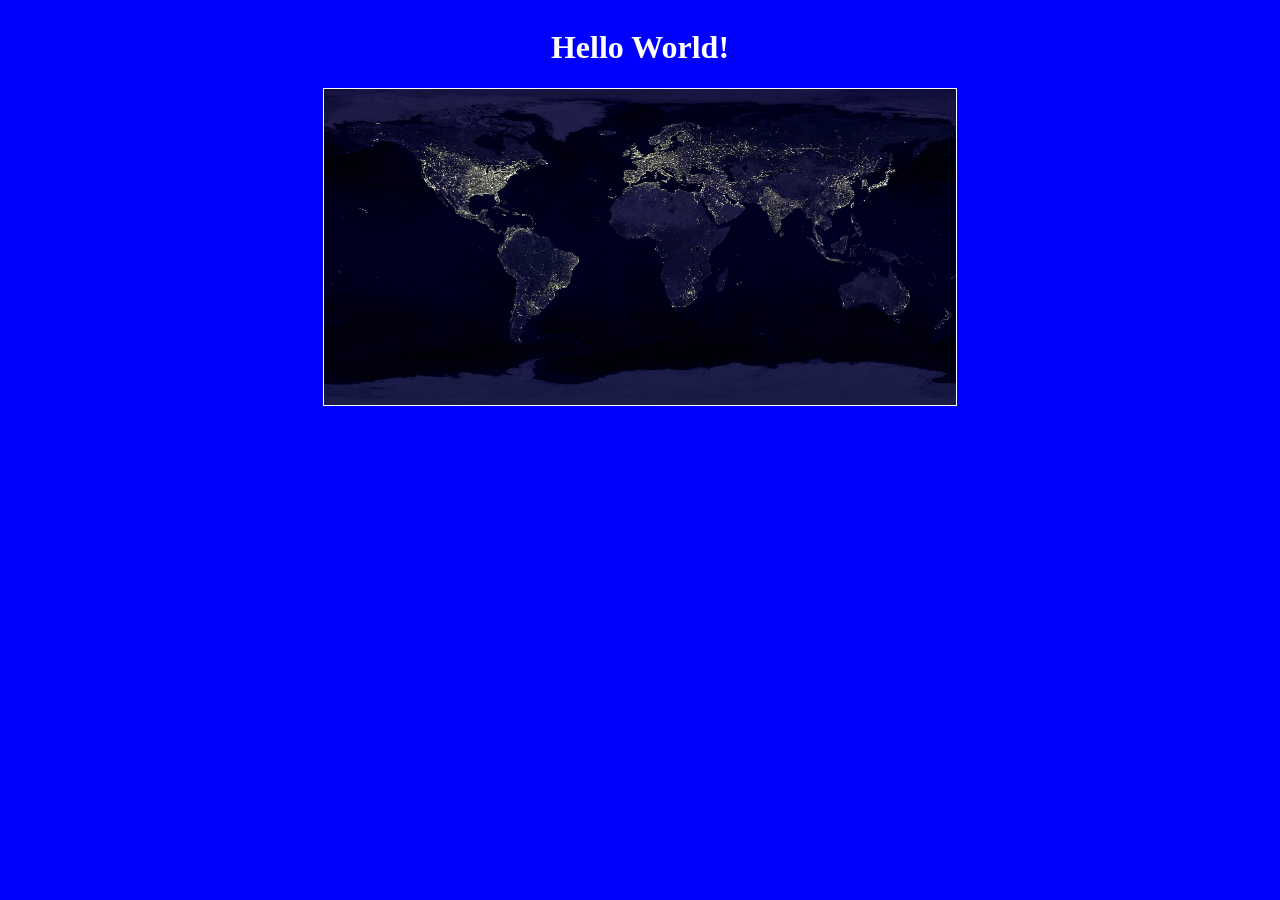
<file: advanced-request-routing/index-blue.html>
<html lang="en">
  <head>
    <meta charset="utf-8" />
    <title>Hello World!</title>
    <link rel="stylesheet" href="hw-blue.css">
  </head>
  <body>
    <div class="mainBox">
      <div class="textBox">
        <h1>Hello World!</h1>
      </div>
      <img src="hw.jpeg" />
    </div>
  </body>
  </html>
</file>
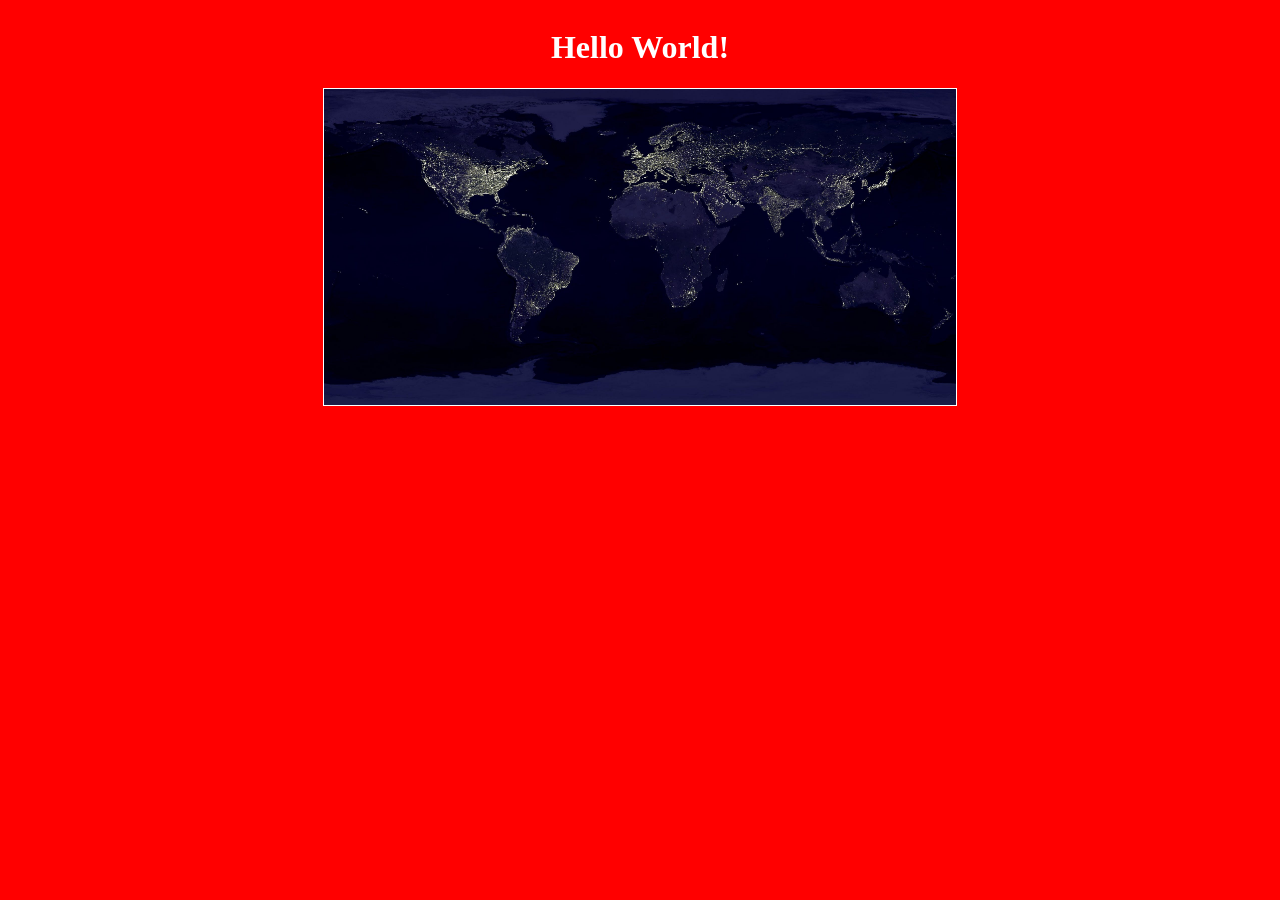
<file: advanced-request-routing/index-red.html>
<html lang="en">
  <head>
    <meta charset="utf-8" />
    <title>Hello World!</title>
    <link rel="stylesheet" href="hw-red.css">
  </head>
  <body>
    <div class="mainBox">
      <div class="textBox">
        <h1>Hello World!</h1>
      </div>
      <img src="hw.jpeg" />
    </div>
  </body>
  </html>
</file>
<file: advanced-request-routing/hw-blue.css>
body {
    background-color: blue;
  }
  .mainBox {
    width: 100%;
    display: flex;
    flex-direction: column;
    align-items: center;
  }
  .textBox {
    width: 30%;
    text-align: center;
  }
  h1 {
    color: #fff;
  }
  img {
    width: 50%;
    border: 1px solid #fff;
  }
</file>
<file: advanced-request-routing/hw-red.css>
body {
    background-color: red;
  }
  .mainBox {
    width: 100%;
    display: flex;
    flex-direction: column;
    align-items: center;
  }
  .textBox {
    width: 30%;
    text-align: center;
  }
  h1 {
    color: #fff;
  }
  img {
    width: 50%;
    border: 1px solid #fff;
  }
</file>
